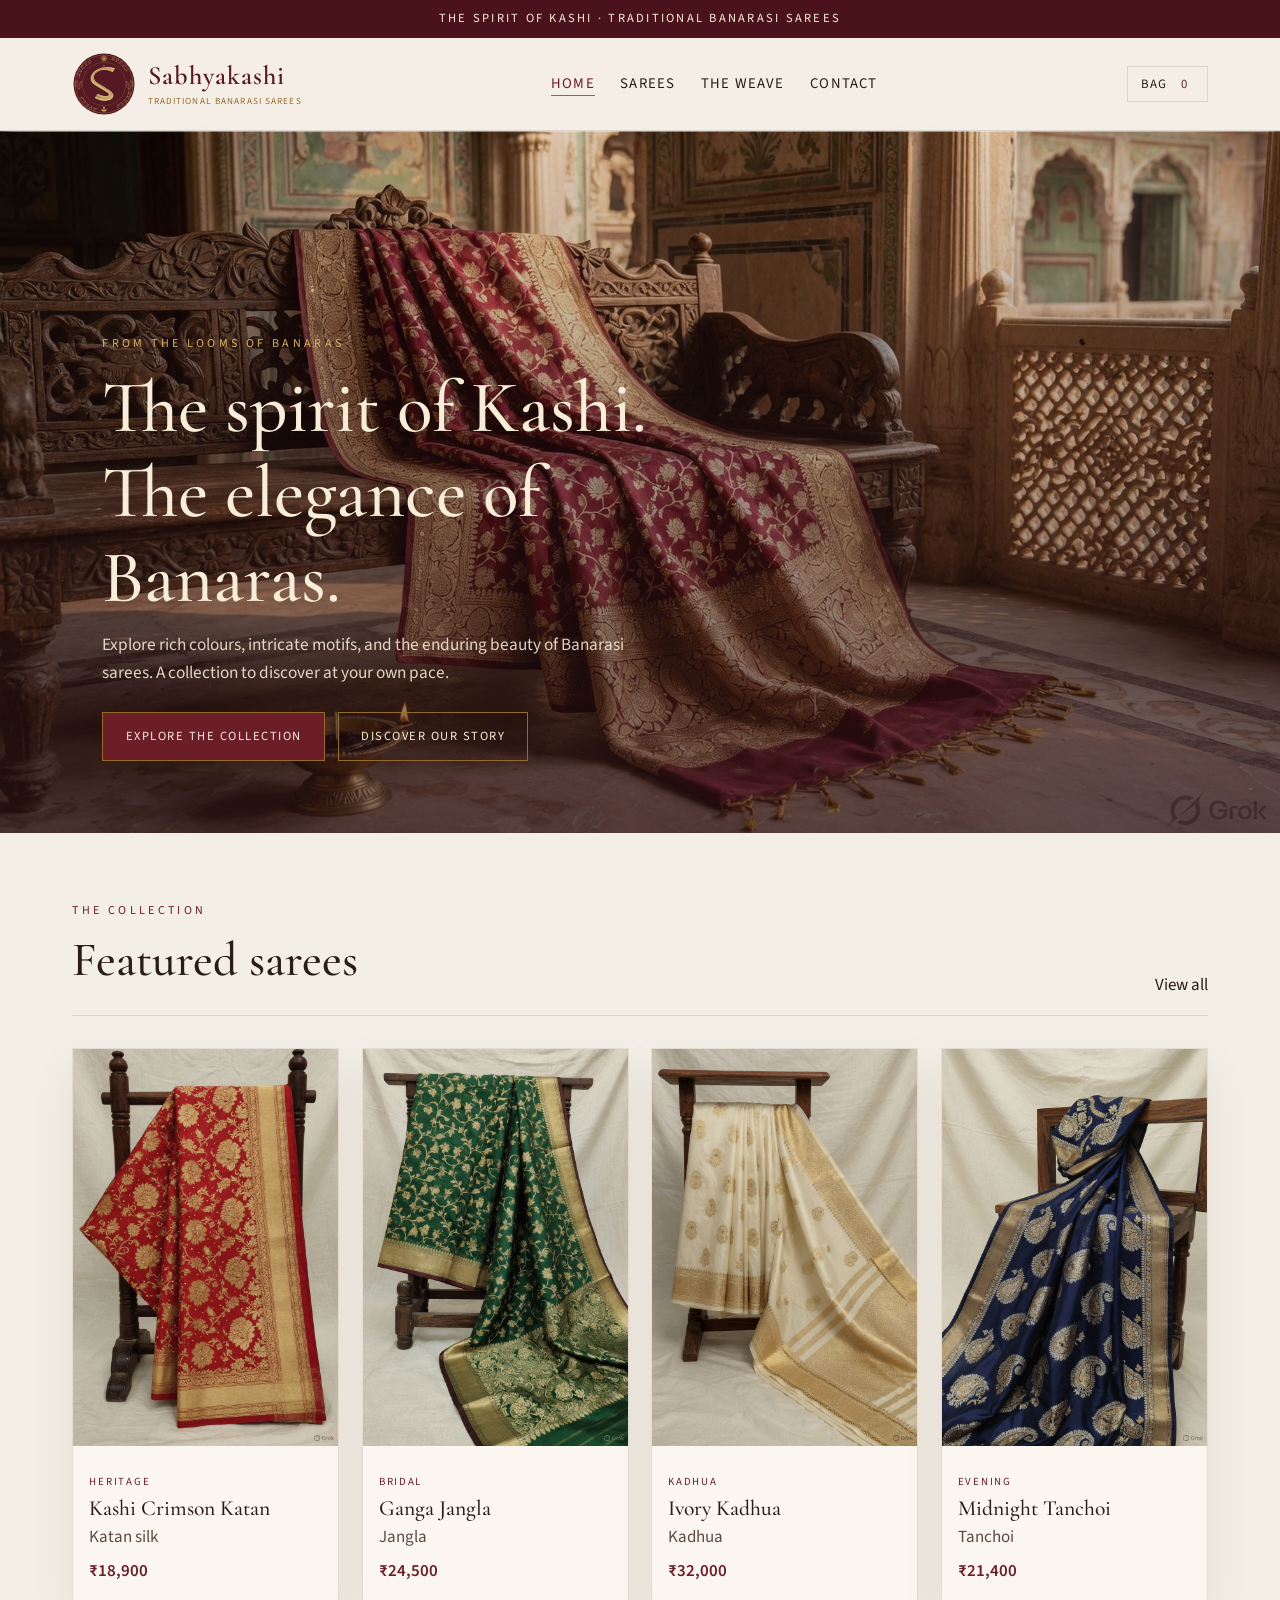
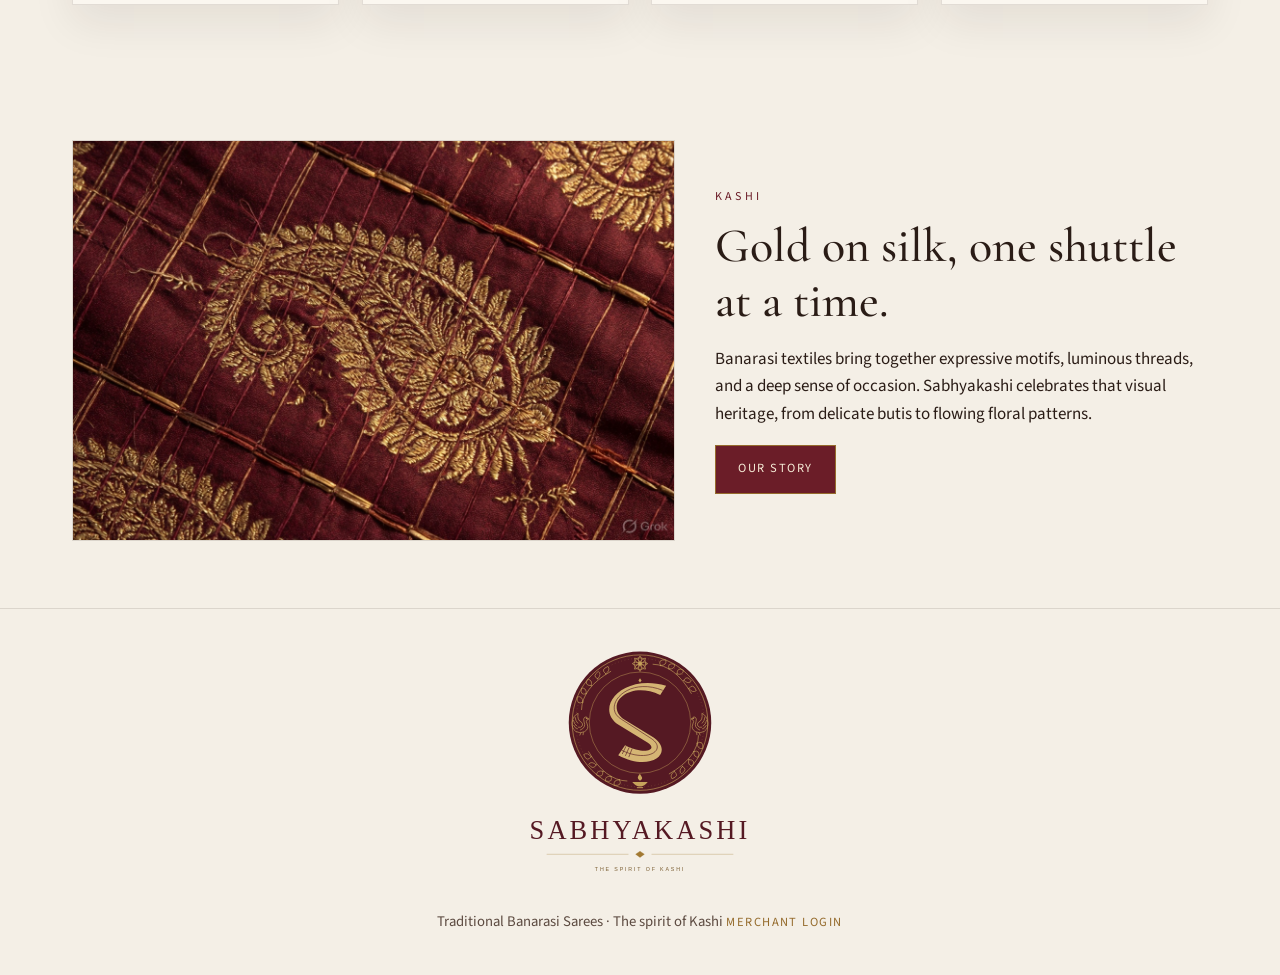
<file: index.html>
<!DOCTYPE html>
<html lang="en-IN">
<head>
  <meta charset="utf-8">
  <meta name="viewport" content="width=device-width, initial-scale=1">
  <title>Sabhyakashi · Traditional Banarasi Sarees</title>
  <meta name="description" content="Discover Sabhyakashi: traditional Banarasi sarees, rich colours and intricate motifs inspired by the spirit of Kashi.">
  <link rel="icon" href="favicon.svg?v=single-diya" type="image/svg+xml">
  <link rel="preconnect" href="https://fonts.googleapis.com">
  <link rel="preconnect" href="https://fonts.gstatic.com" crossorigin>
  <link href="https://fonts.googleapis.com/css2?family=Cormorant+Garamond:wght@500;600&family=Source+Sans+3:wght@400;600&display=swap" rel="stylesheet">
  <link rel="stylesheet" href="styles.css">
</head>
<body>
  <p class="topbar">The spirit of Kashi · Traditional Banarasi Sarees</p>
  <header class="site-header">
    <div class="nav-wrap">
      <a class="wordmark" href="index.html"><img class="brand-emblem" src="images/sabhyakashi-emblem.svg" alt="" width="64" height="64"><span class="brand-copy">Sabhyakashi<span>Traditional Banarasi Sarees</span></span></a>
      <nav class="nav">
        <a class="is-active" href="index.html">Home</a>
        <a href="catalog.html">Sarees</a>
        <a href="about.html">The Weave</a>
        <a href="contact.html">Contact</a>
      </nav>
      <div class="header-actions">
        <button class="menu-btn" type="button">Menu</button>
        <button class="cart-btn" type="button" data-open-cart>Bag <span class="cart-count">0</span></button>
      </div>
    </div>
  </header>

  <section class="hero" style="background-image: url('images/hero.jpg')">
    <div class="hero-copy">
      <p class="eyebrow">From the looms of Banaras</p>
      <h1>The spirit of Kashi.<br>The elegance of Banaras.</h1>
      <p class="lede">Explore rich colours, intricate motifs, and the enduring beauty of Banarasi sarees. A collection to discover at your own pace.</p>
      <a class="btn" href="catalog.html">Explore the collection</a>
      <a class="btn btn-ghost" href="about.html">Discover our story</a>
    </div>
  </section>

  <section class="section">
    <div class="section-head">
      <div>
        <p class="eyebrow">The collection</p>
        <h2>Featured sarees</h2>
      </div>
      <a href="catalog.html">View all</a>
    </div>
    <div class="grid" id="featured-grid"></div>
  </section>

  <section class="section story">
    <img src="images/zari-detail.jpg" alt="Gold zari weave on Banarasi silk">
    <div>
      <p class="eyebrow">Kashi</p>
      <h2>Gold on silk, one shuttle at a time.</h2>
      <p>Banarasi textiles bring together expressive motifs, luminous threads, and a deep sense of occasion. Sabhyakashi celebrates that visual heritage, from delicate butis to flowing floral patterns.</p>
      <a class="btn" href="about.html">Our story</a>
    </div>
  </section>

  <footer class="site-footer">
    <a class="footer-brand" href="index.html"><img src="images/sabhyakashi-logo.svg" alt="Sabhyakashi — The spirit of Kashi" width="900" height="760" loading="lazy"></a>
    Traditional Banarasi Sarees · The spirit of Kashi
    <a class="merchant-link" href="login.html">Merchant login</a>
  </footer>

  <div class="drawer" id="cart-drawer">
    <aside class="drawer-panel">
      <h2>Your bag</h2>
      <div id="cart-items"></div>
      <p>Total <strong id="cart-total">₹0</strong></p>
      <p class="note">Catalogue browsing only. Online checkout is not available.</p>
      <button class="btn" type="button" data-close-cart>Close</button>
    </aside>
  </div>

  <script src="products.js"></script>
  <script src="store.js"></script>
  <script src="script.js"></script>
</body>
</html>
</file>
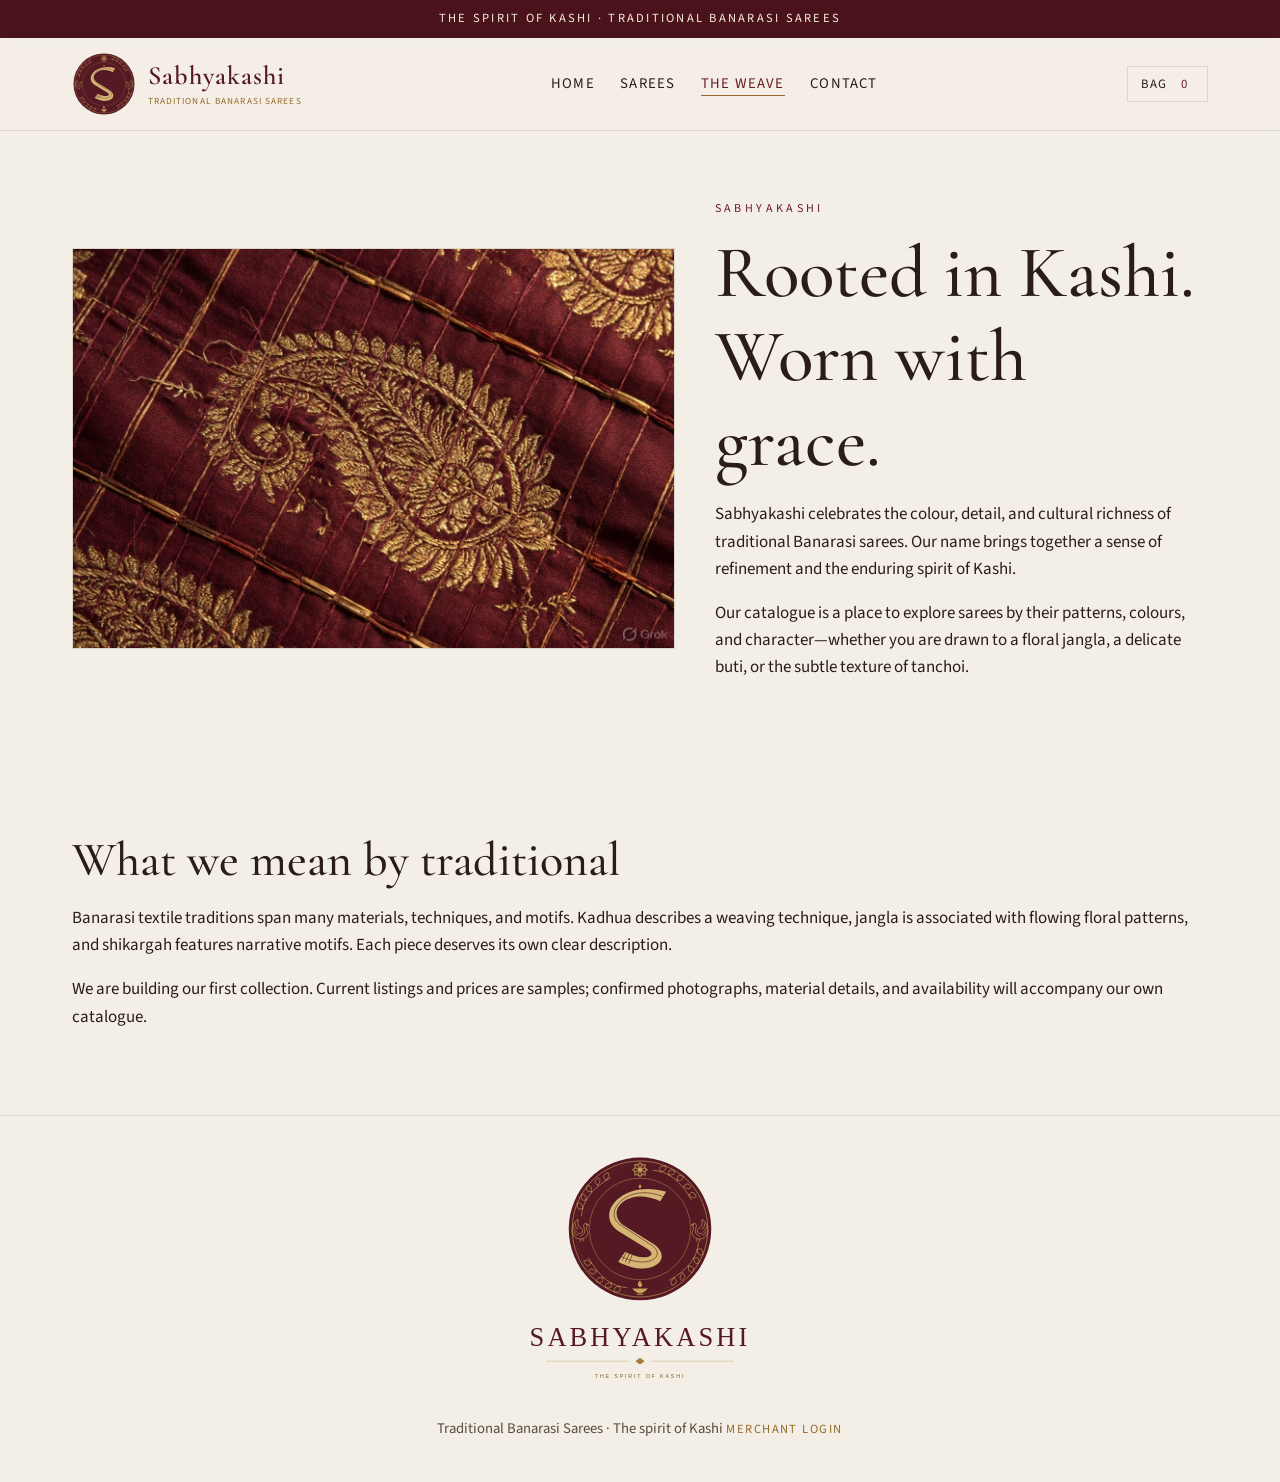
<file: about.html>
<!DOCTYPE html>
<html lang="en-IN">
<head>
  <meta charset="utf-8">
  <meta name="viewport" content="width=device-width, initial-scale=1">
  <title>The Weave · Sabhyakashi</title>
  <link rel="icon" href="favicon.svg?v=single-diya" type="image/svg+xml">
  <link rel="preconnect" href="https://fonts.googleapis.com">
  <link rel="preconnect" href="https://fonts.gstatic.com" crossorigin>
  <link href="https://fonts.googleapis.com/css2?family=Cormorant+Garamond:wght@500;600&family=Source+Sans+3:wght@400;600&display=swap" rel="stylesheet">
  <link rel="stylesheet" href="styles.css">
</head>
<body>
  <p class="topbar">The spirit of Kashi · Traditional Banarasi Sarees</p>
  <header class="site-header">
    <div class="nav-wrap">
      <a class="wordmark" href="index.html"><img class="brand-emblem" src="images/sabhyakashi-emblem.svg" alt="" width="64" height="64"><span class="brand-copy">Sabhyakashi<span>Traditional Banarasi Sarees</span></span></a>
      <nav class="nav">
        <a href="index.html">Home</a>
        <a href="catalog.html">Sarees</a>
        <a class="is-active" href="about.html">The Weave</a>
        <a href="contact.html">Contact</a>
      </nav>
      <div class="header-actions">
        <button class="menu-btn" type="button">Menu</button>
        <button class="cart-btn" type="button" data-open-cart>Bag <span class="cart-count">0</span></button>
      </div>
    </div>
  </header>

  <section class="section story">
    <img src="images/zari-detail.jpg" alt="Handloom gold zari on silk">
    <div>
      <p class="eyebrow">Sabhyakashi</p>
      <h1>Rooted in Kashi. Worn with grace.</h1>
      <p>Sabhyakashi celebrates the colour, detail, and cultural richness of traditional Banarasi sarees. Our name brings together a sense of refinement and the enduring spirit of Kashi.</p>
      <p>Our catalogue is a place to explore sarees by their patterns, colours, and character—whether you are drawn to a floral jangla, a delicate buti, or the subtle texture of tanchoi.</p>
    </div>
  </section>

  <section class="section">
    <h2>What we mean by traditional</h2>
    <p>Banarasi textile traditions span many materials, techniques, and motifs. Kadhua describes a weaving technique, jangla is associated with flowing floral patterns, and shikargah features narrative motifs. Each piece deserves its own clear description.</p>
    <p>We are building our first collection. Current listings and prices are samples; confirmed photographs, material details, and availability will accompany our own catalogue.</p>
  </section>

  <footer class="site-footer">
    <a class="footer-brand" href="index.html"><img src="images/sabhyakashi-logo.svg" alt="Sabhyakashi — The spirit of Kashi" width="900" height="760" loading="lazy"></a>
    Traditional Banarasi Sarees · The spirit of Kashi
    <a class="merchant-link" href="login.html">Merchant login</a>
  </footer>

  <div class="drawer" id="cart-drawer">
    <aside class="drawer-panel">
      <h2>Your bag</h2>
      <div id="cart-items"></div>
      <p>Total <strong id="cart-total">₹0</strong></p>
      <p class="note">Catalogue browsing only. Online checkout is not available.</p>
      <button class="btn" type="button" data-close-cart>Close</button>
    </aside>
  </div>

  <script src="products.js"></script>
  <script src="store.js"></script>
  <script src="script.js"></script>
</body>
</html>
</file>
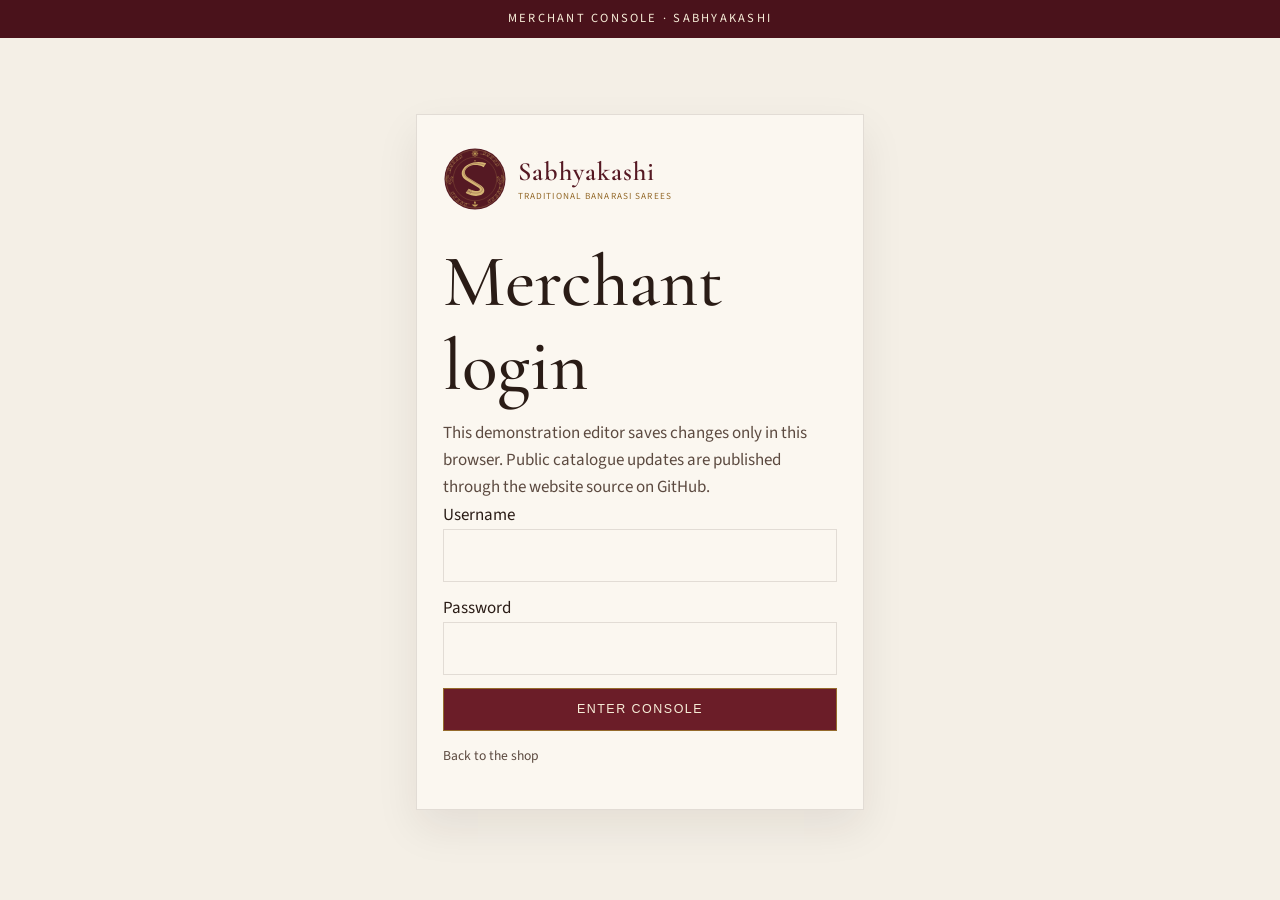
<file: admin.html>
<!DOCTYPE html>
<html lang="en-IN">
<head>
  <meta charset="utf-8">
  <meta name="viewport" content="width=device-width, initial-scale=1">
  <title>Admin console · Sabhyakashi</title>
  <link rel="icon" href="favicon.svg?v=single-diya" type="image/svg+xml">
  <link rel="preconnect" href="https://fonts.googleapis.com">
  <link rel="preconnect" href="https://fonts.gstatic.com" crossorigin>
  <link href="https://fonts.googleapis.com/css2?family=Cormorant+Garamond:wght@500;600&family=Source+Sans+3:wght@400;600&display=swap" rel="stylesheet">
  <link rel="stylesheet" href="styles.css">
</head>
<body>
  <p class="topbar">Merchant console · signed in as <span id="admin-user">merchant</span></p>
  <header class="site-header">
    <div class="nav-wrap">
      <a class="wordmark" href="index.html"><img class="brand-emblem" src="images/sabhyakashi-emblem.svg" alt="" width="64" height="64"><span class="brand-copy">Sabhyakashi<span>Admin console</span></span></a>
      <nav class="nav">
        <a href="admin.html" class="is-active">Console</a>
        <a href="catalog.html">View shop</a>
      </nav>
      <div class="header-actions">
        <button class="cart-btn" type="button" id="logout-btn">Log out</button>
      </div>
    </div>
  </header>

  <section class="section">
    <p class="eyebrow">House ledger</p>
    <h1>Admin console</h1>
    <div class="stats">
      <article><p class="muted">Live sarees</p><strong id="stat-live">0</strong></article>
      <article><p class="muted">Hidden / sold out</p><strong id="stat-hidden">0</strong></article>
      <article><p class="muted">Enquiries</p><strong id="stat-enquiries">0</strong></article>
      <article><p class="muted">WhatsApp</p><strong id="stat-whatsapp">—</strong></article>
    </div>
  </section>

  <section class="section admin-grid">
    <div>
      <h2 id="form-title">Add saree</h2>
      <form class="form" id="product-form">
        <input type="hidden" id="p-id">
        <label>Name <input id="p-name" required></label>
        <label>Weave <input id="p-weave" placeholder="Katan silk" required></label>
        <label>Colour <input id="p-color" required></label>
        <label>Price (INR) <input id="p-price" type="number" min="1" required></label>
        <label>Stock <input id="p-stock" type="number" min="0" required></label>
        <label>Badge <input id="p-badge" placeholder="Heritage"></label>
        <label>Photo <select id="p-image"></select></label>
        <label>Short line <input id="p-blurb"></label>
        <label>Details <textarea id="p-details" rows="4"></textarea></label>
        <div class="qty-row">
          <button class="btn" type="submit">Save saree</button>
          <button class="btn btn-ghost" type="button" id="reset-form">New</button>
        </div>
      </form>
    </div>
    <div>
      <h2>Shop settings</h2>
      <form class="form" id="settings-form">
        <label>WhatsApp number <input id="set-whatsapp" required></label>
        <label>Login username <input id="set-username" required></label>
        <label>New password <input id="set-password" type="password" placeholder="Leave blank to keep"></label>
        <button class="btn" type="submit">Save settings</button>
        <p id="settings-status" class="muted"></p>
      </form>
      <p class="note">Browser preview only. Saved changes stay on this device; public catalogue updates are published from the GitHub source.</p>
    </div>
  </section>

  <section class="section">
    <div class="section-head">
      <h2>Catalogue</h2>
      <button class="btn btn-ghost" type="button" id="reset-catalog">Restore original eight</button>
    </div>
    <div class="table-wrap">
      <table class="admin-table">
        <thead>
          <tr>
            <th></th>
            <th>Saree</th>
            <th>Price</th>
            <th>Stock</th>
            <th>Status</th>
            <th></th>
          </tr>
        </thead>
        <tbody id="product-rows"></tbody>
      </table>
    </div>
  </section>

  <section class="section">
    <h2>Enquiries</h2>
    <div id="enquiry-list"></div>
  </section>

  <footer class="site-footer">
    <a class="footer-brand" href="index.html"><img src="images/sabhyakashi-logo.svg" alt="Sabhyakashi — The spirit of Kashi" width="900" height="760" loading="lazy"></a>
    Merchant console · Varanasi
  </footer>

  <script src="products.js"></script>
  <script src="store.js"></script>
  <script src="admin.js"></script>
</body>
</html>
</file>
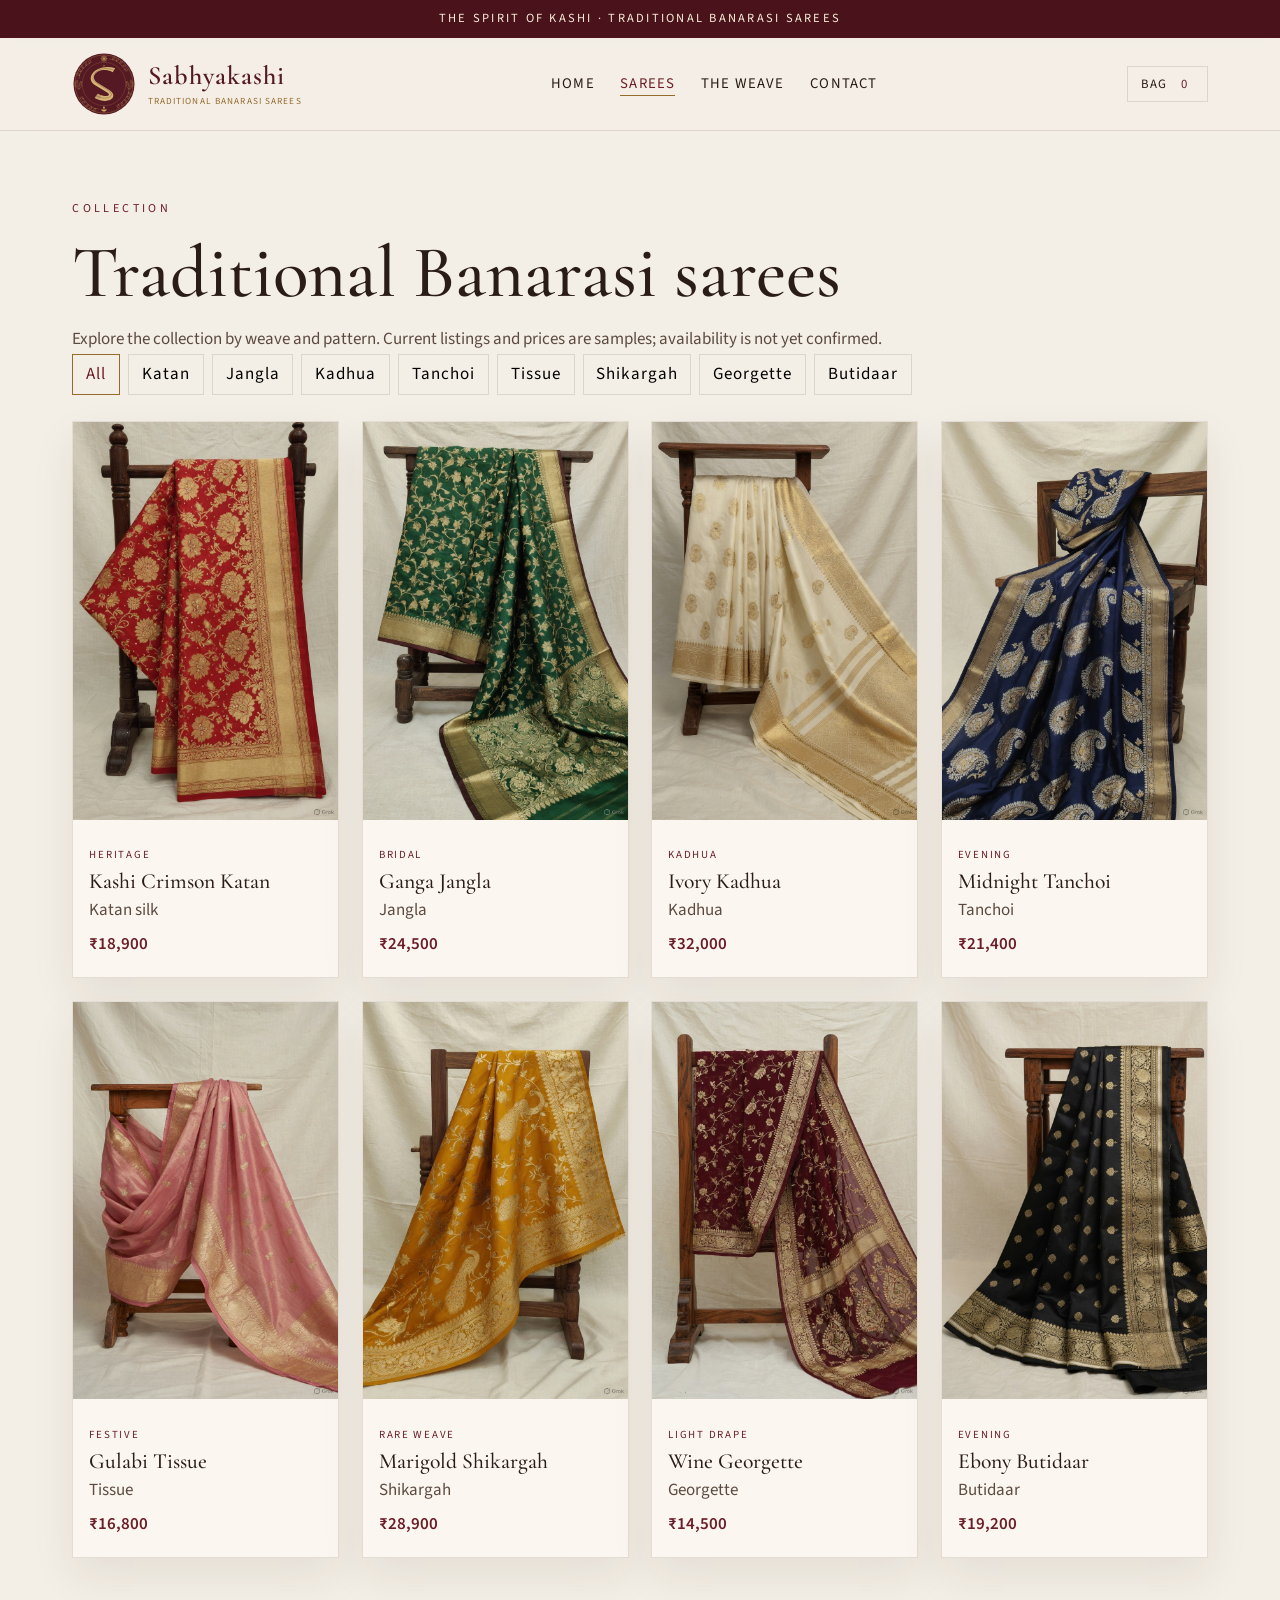
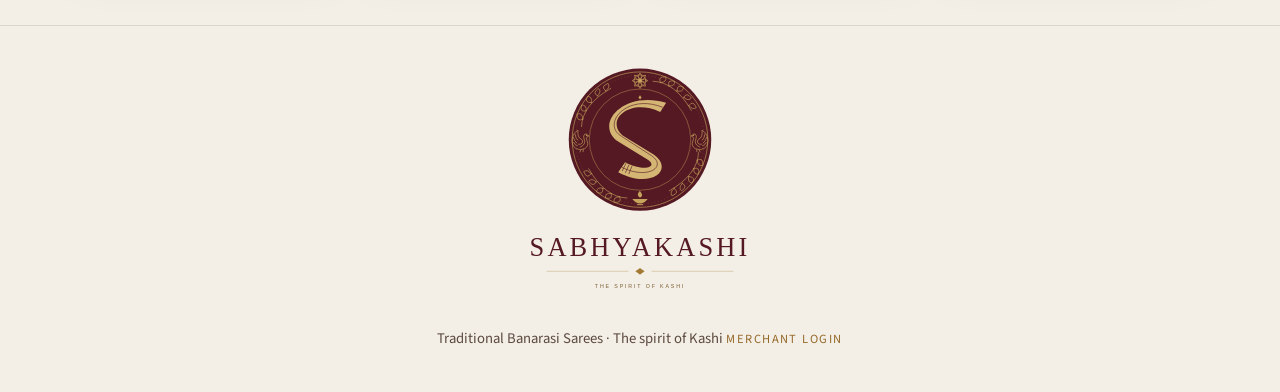
<file: catalog.html>
<!DOCTYPE html>
<html lang="en-IN">
<head>
  <meta charset="utf-8">
  <meta name="viewport" content="width=device-width, initial-scale=1">
  <title>Sarees · Sabhyakashi</title>
  <link rel="icon" href="favicon.svg?v=single-diya" type="image/svg+xml">
  <link rel="preconnect" href="https://fonts.googleapis.com">
  <link rel="preconnect" href="https://fonts.gstatic.com" crossorigin>
  <link href="https://fonts.googleapis.com/css2?family=Cormorant+Garamond:wght@500;600&family=Source+Sans+3:wght@400;600&display=swap" rel="stylesheet">
  <link rel="stylesheet" href="styles.css">
</head>
<body>
  <p class="topbar">The spirit of Kashi · Traditional Banarasi Sarees</p>
  <header class="site-header">
    <div class="nav-wrap">
      <a class="wordmark" href="index.html"><img class="brand-emblem" src="images/sabhyakashi-emblem.svg" alt="" width="64" height="64"><span class="brand-copy">Sabhyakashi<span>Traditional Banarasi Sarees</span></span></a>
      <nav class="nav">
        <a href="index.html">Home</a>
        <a class="is-active" href="catalog.html">Sarees</a>
        <a href="about.html">The Weave</a>
        <a href="contact.html">Contact</a>
      </nav>
      <div class="header-actions">
        <button class="menu-btn" type="button">Menu</button>
        <button class="cart-btn" type="button" data-open-cart>Bag <span class="cart-count">0</span></button>
      </div>
    </div>
  </header>

  <section class="section">
    <p class="eyebrow">Collection</p>
    <h1>Traditional Banarasi sarees</h1>
    <p class="muted">Explore the collection by weave and pattern. Current listings and prices are samples; availability is not yet confirmed.</p>
    <div class="filters">
      <button type="button" class="is-on" data-weave="all">All</button>
      <button type="button" data-weave="Katan silk">Katan</button>
      <button type="button" data-weave="Jangla">Jangla</button>
      <button type="button" data-weave="Kadhua">Kadhua</button>
      <button type="button" data-weave="Tanchoi">Tanchoi</button>
      <button type="button" data-weave="Tissue">Tissue</button>
      <button type="button" data-weave="Shikargah">Shikargah</button>
      <button type="button" data-weave="Georgette">Georgette</button>
      <button type="button" data-weave="Butidaar">Butidaar</button>
    </div>
    <div class="grid" id="catalog-grid"></div>
  </section>

  <footer class="site-footer">
    <a class="footer-brand" href="index.html"><img src="images/sabhyakashi-logo.svg" alt="Sabhyakashi — The spirit of Kashi" width="900" height="760" loading="lazy"></a>
    Traditional Banarasi Sarees · The spirit of Kashi
    <a class="merchant-link" href="login.html">Merchant login</a>
  </footer>

  <div class="drawer" id="cart-drawer">
    <aside class="drawer-panel">
      <h2>Your bag</h2>
      <div id="cart-items"></div>
      <p>Total <strong id="cart-total">₹0</strong></p>
      <p class="note">Catalogue browsing only. Online checkout is not available.</p>
      <button class="btn" type="button" data-close-cart>Close</button>
    </aside>
  </div>

  <script src="products.js"></script>
  <script src="store.js"></script>
  <script src="script.js"></script>
</body>
</html>
</file>
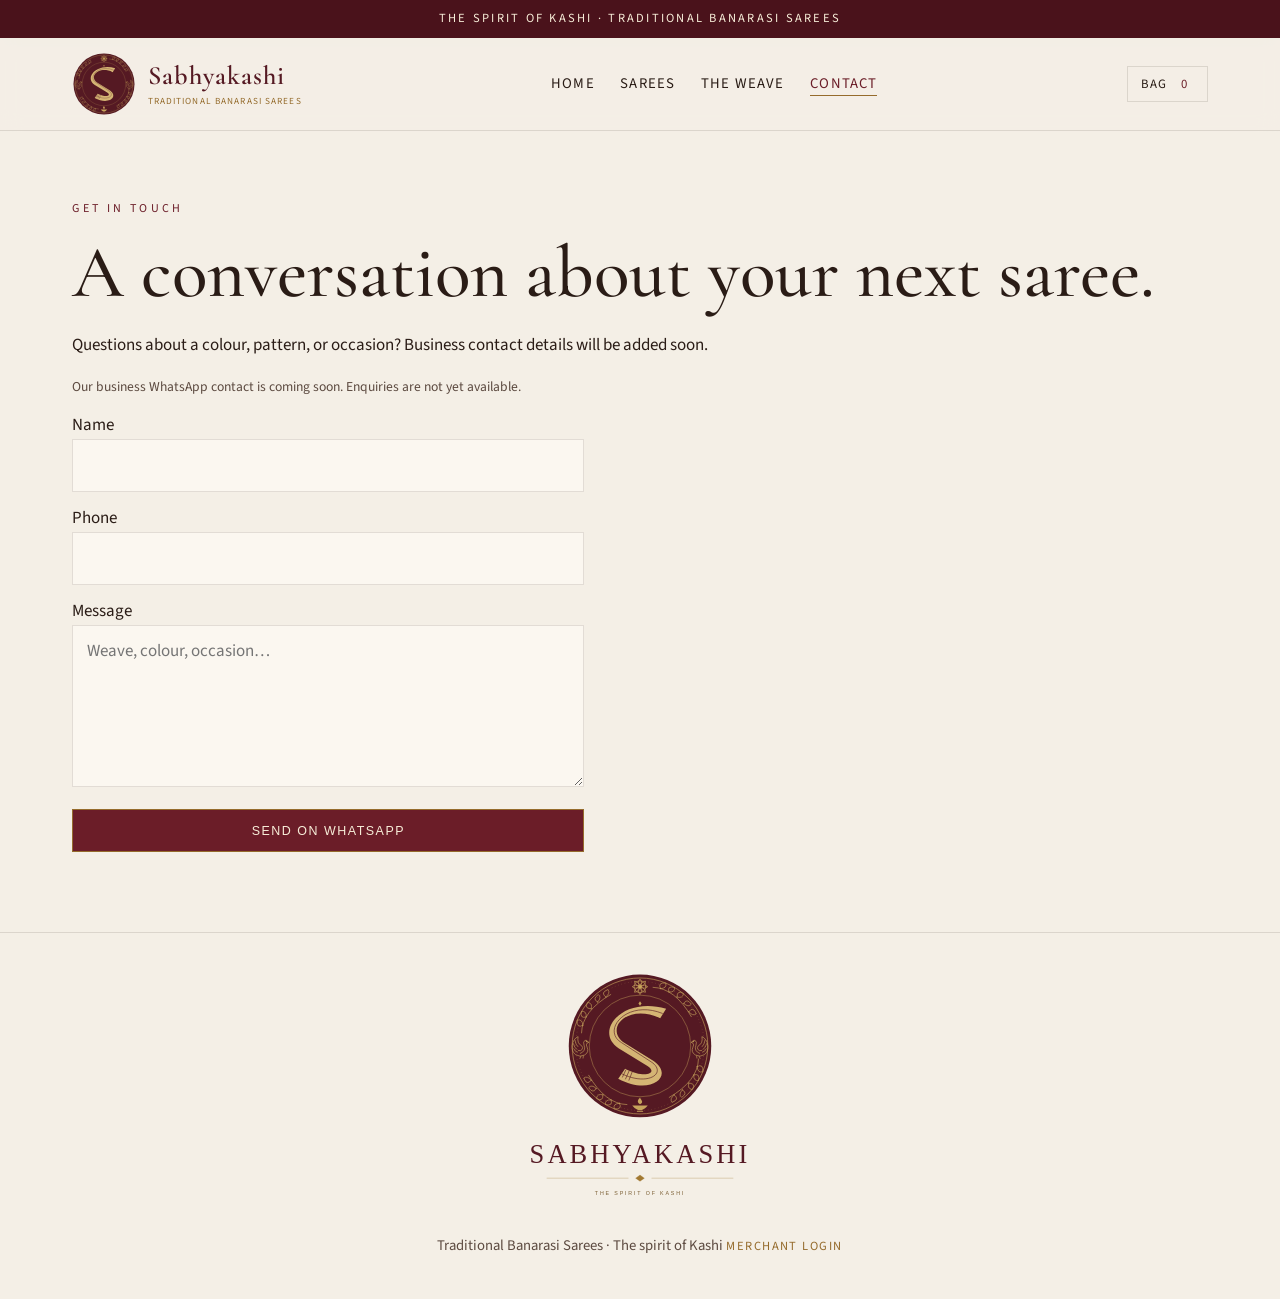
<file: contact.html>
<!DOCTYPE html>
<html lang="en-IN">
<head>
  <meta charset="utf-8">
  <meta name="viewport" content="width=device-width, initial-scale=1">
  <title>Contact · Sabhyakashi</title>
  <link rel="icon" href="favicon.svg?v=single-diya" type="image/svg+xml">
  <link rel="preconnect" href="https://fonts.googleapis.com">
  <link rel="preconnect" href="https://fonts.gstatic.com" crossorigin>
  <link href="https://fonts.googleapis.com/css2?family=Cormorant+Garamond:wght@500;600&family=Source+Sans+3:wght@400;600&display=swap" rel="stylesheet">
  <link rel="stylesheet" href="styles.css">
</head>
<body>
  <p class="topbar">The spirit of Kashi · Traditional Banarasi Sarees</p>
  <header class="site-header">
    <div class="nav-wrap">
      <a class="wordmark" href="index.html"><img class="brand-emblem" src="images/sabhyakashi-emblem.svg" alt="" width="64" height="64"><span class="brand-copy">Sabhyakashi<span>Traditional Banarasi Sarees</span></span></a>
      <nav class="nav">
        <a href="index.html">Home</a>
        <a href="catalog.html">Sarees</a>
        <a href="about.html">The Weave</a>
        <a class="is-active" href="contact.html">Contact</a>
      </nav>
      <div class="header-actions">
        <button class="menu-btn" type="button">Menu</button>
        <button class="cart-btn" type="button" data-open-cart>Bag <span class="cart-count">0</span></button>
      </div>
    </div>
  </header>

  <section class="section">
    <p class="eyebrow">Get in touch</p>
    <h1>A conversation about your next saree.</h1>
    <p>Questions about a colour, pattern, or occasion? Business contact details will be added soon.</p>
    <p class="note">Our business WhatsApp contact is coming soon. Enquiries are not yet available.</p>
    <form class="form" id="contact-form">
      <label>Name <input name="name" required></label>
      <label>Phone <input name="phone" type="tel" required></label>
      <label>Message <textarea name="message" rows="5" required placeholder="Weave, colour, occasion…"></textarea></label>
      <button class="btn" type="submit">Send on WhatsApp</button>
      <p id="form-status" class="muted"></p>
    </form>
  </section>

  <footer class="site-footer">
    <a class="footer-brand" href="index.html"><img src="images/sabhyakashi-logo.svg" alt="Sabhyakashi — The spirit of Kashi" width="900" height="760" loading="lazy"></a>
    Traditional Banarasi Sarees · The spirit of Kashi
    <a class="merchant-link" href="login.html">Merchant login</a>
  </footer>

  <div class="drawer" id="cart-drawer">
    <aside class="drawer-panel">
      <h2>Your bag</h2>
      <div id="cart-items"></div>
      <p>Total <strong id="cart-total">₹0</strong></p>
      <p class="note">Catalogue browsing only. Online checkout is not available.</p>
      <button class="btn" type="button" data-close-cart>Close</button>
    </aside>
  </div>

  <script src="products.js"></script>
  <script src="store.js"></script>
  <script src="script.js"></script>
</body>
</html>
</file>
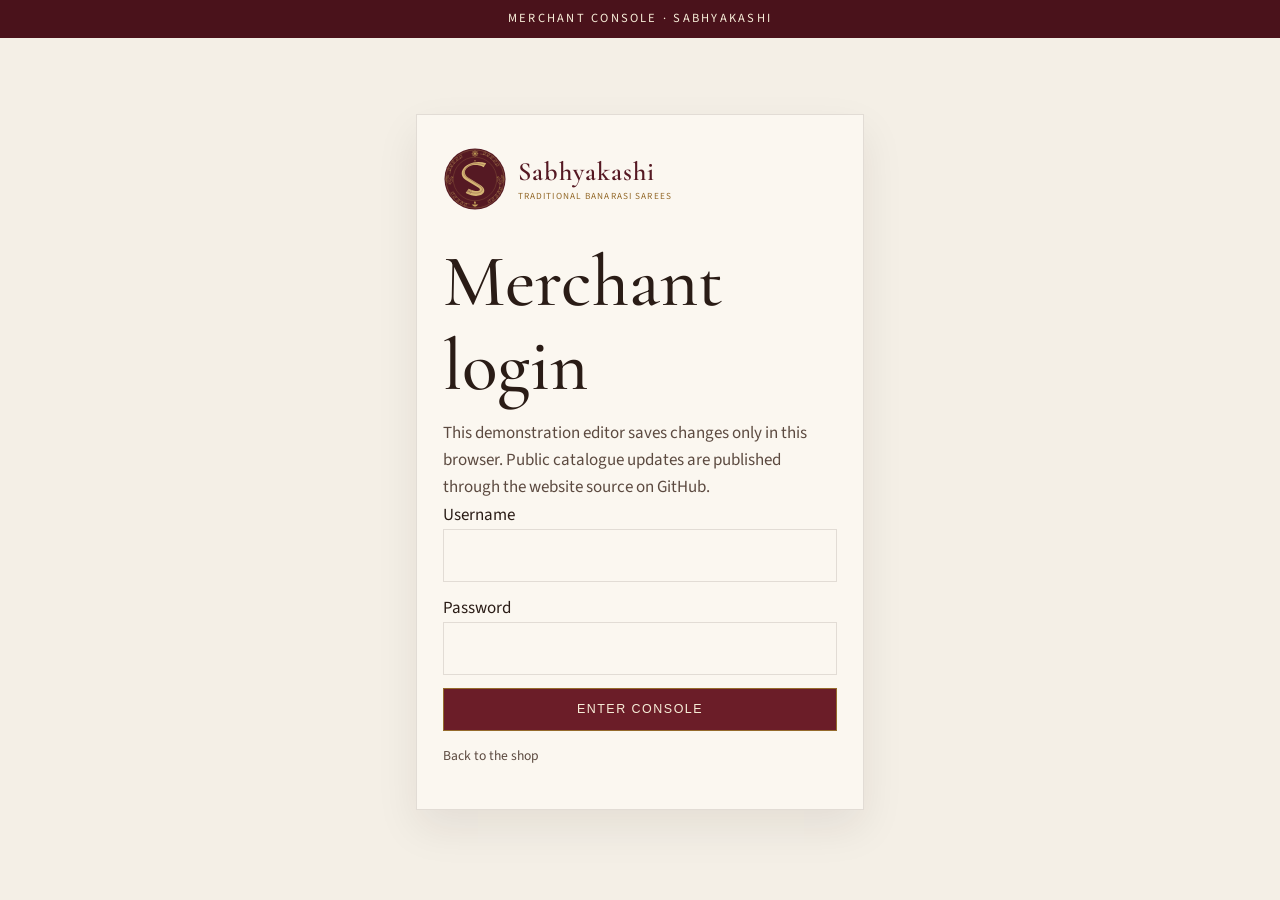
<file: login.html>
<!DOCTYPE html>
<html lang="en-IN">
<head>
  <meta charset="utf-8">
  <meta name="viewport" content="width=device-width, initial-scale=1">
  <title>Merchant login · Sabhyakashi</title>
  <link rel="icon" href="favicon.svg?v=single-diya" type="image/svg+xml">
  <link rel="preconnect" href="https://fonts.googleapis.com">
  <link rel="preconnect" href="https://fonts.gstatic.com" crossorigin>
  <link href="https://fonts.googleapis.com/css2?family=Cormorant+Garamond:wght@500;600&family=Source+Sans+3:wght@400;600&display=swap" rel="stylesheet">
  <link rel="stylesheet" href="styles.css">
</head>
<body class="login-body">
  <p class="topbar">Merchant console · Sabhyakashi</p>
  <main class="login-card">
    <a class="wordmark" href="index.html"><img class="brand-emblem" src="images/sabhyakashi-emblem.svg" alt="" width="64" height="64"><span class="brand-copy">Sabhyakashi<span>Traditional Banarasi Sarees</span></span></a>
    <h1>Merchant login</h1>
    <p class="muted">This demonstration editor saves changes only in this browser. Public catalogue updates are published through the website source on GitHub.</p>
    <form class="form" id="login-form">
      <label>Username <input name="username" autocomplete="username" required></label>
      <label>Password <input name="password" type="password" autocomplete="current-password" required></label>
      <button class="btn" type="submit">Enter console</button>
      <p id="login-error" class="form-error" hidden>Username or password is incorrect.</p>
    </form>
    <p class="note"><a href="index.html">Back to the shop</a></p>
  </main>
  <script src="products.js"></script>
  <script src="store.js"></script>
  <script>
    const store = window.SABHYA_STORE;
    if (store.isAuthed()) location.replace("admin.html");
    document.getElementById("login-form").addEventListener("submit", (e) => {
      e.preventDefault();
      const user = e.target.username.value.trim();
      const pass = e.target.password.value;
      const error = document.getElementById("login-error");
      if (store.login(user, pass)) {
        location.href = "admin.html";
        return;
      }
      error.hidden = false;
    });
  </script>
</body>
</html>
</file>
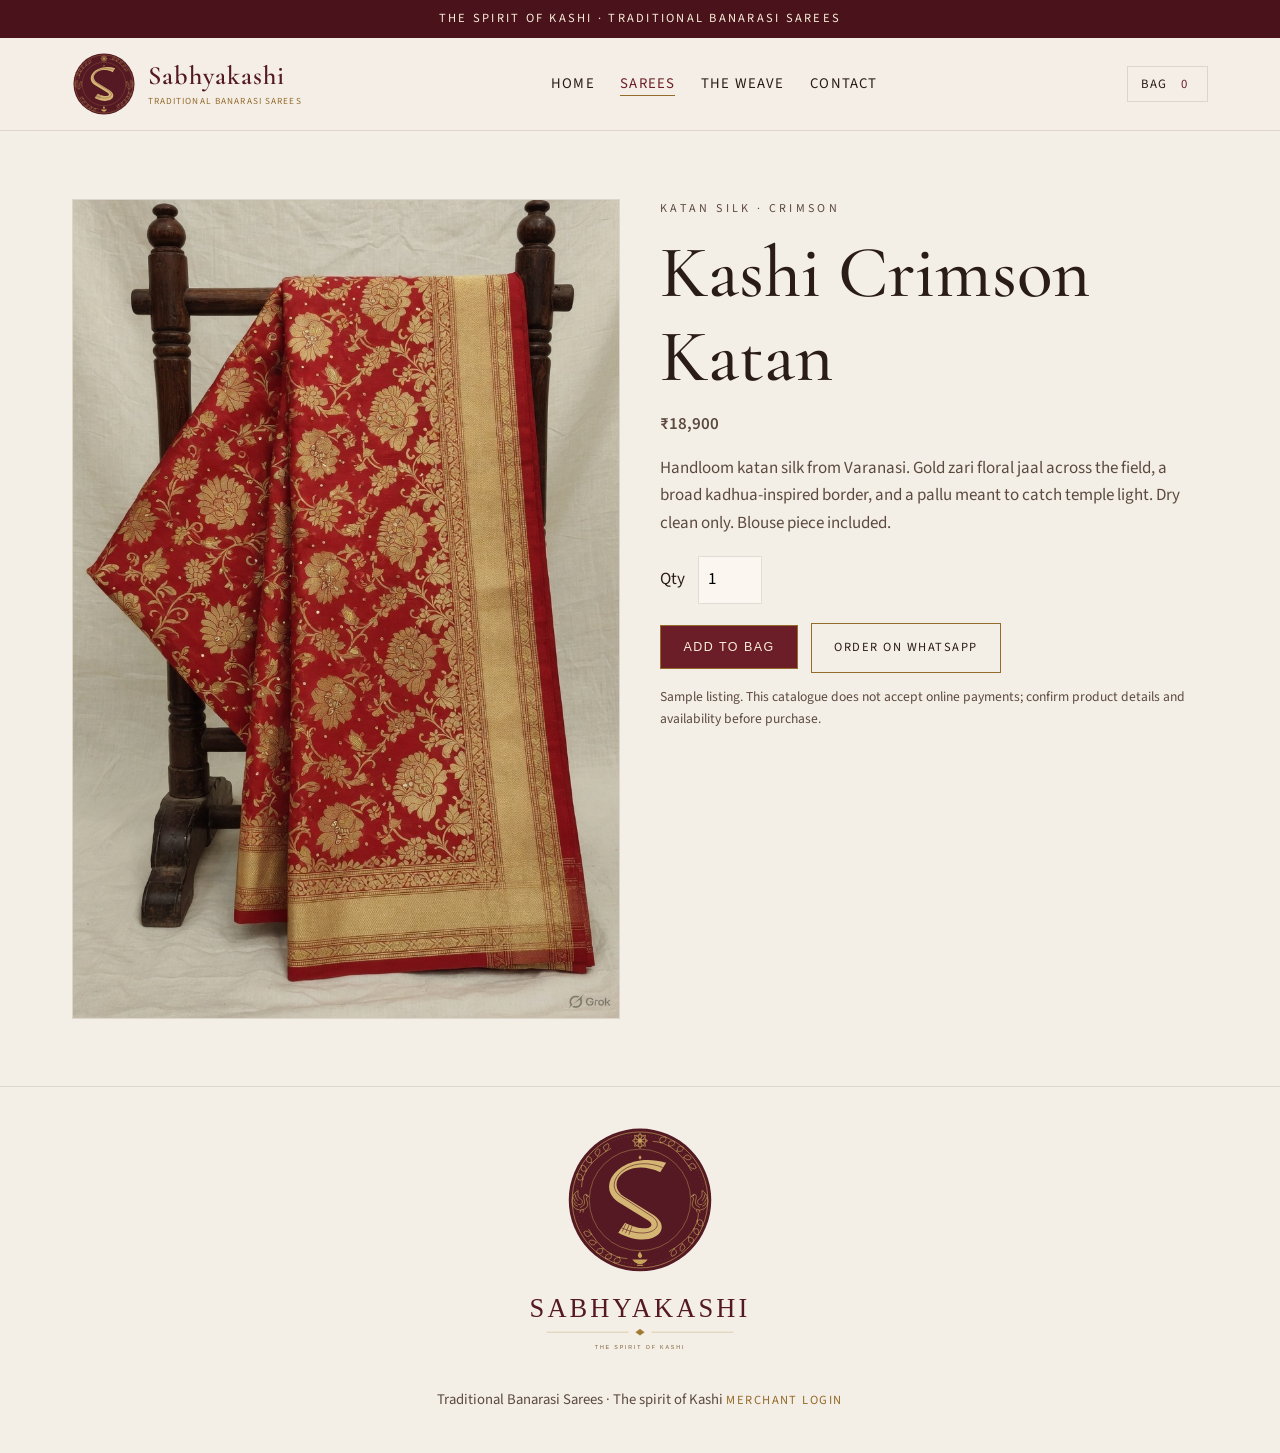
<file: product.html>
<!DOCTYPE html>
<html lang="en-IN">
<head>
  <meta charset="utf-8">
  <meta name="viewport" content="width=device-width, initial-scale=1">
  <title>Saree · Sabhyakashi</title>
  <link rel="icon" href="favicon.svg?v=single-diya" type="image/svg+xml">
  <link rel="preconnect" href="https://fonts.googleapis.com">
  <link rel="preconnect" href="https://fonts.gstatic.com" crossorigin>
  <link href="https://fonts.googleapis.com/css2?family=Cormorant+Garamond:wght@500;600&family=Source+Sans+3:wght@400;600&display=swap" rel="stylesheet">
  <link rel="stylesheet" href="styles.css">
</head>
<body>
  <p class="topbar">The spirit of Kashi · Traditional Banarasi Sarees</p>
  <header class="site-header">
    <div class="nav-wrap">
      <a class="wordmark" href="index.html"><img class="brand-emblem" src="images/sabhyakashi-emblem.svg" alt="" width="64" height="64"><span class="brand-copy">Sabhyakashi<span>Traditional Banarasi Sarees</span></span></a>
      <nav class="nav">
        <a href="index.html">Home</a>
        <a class="is-active" href="catalog.html">Sarees</a>
        <a href="about.html">The Weave</a>
        <a href="contact.html">Contact</a>
      </nav>
      <div class="header-actions">
        <button class="menu-btn" type="button">Menu</button>
        <button class="cart-btn" type="button" data-open-cart>Bag <span class="cart-count">0</span></button>
      </div>
    </div>
  </header>

  <section class="section product" id="product-view"></section>

  <footer class="site-footer">
    <a class="footer-brand" href="index.html"><img src="images/sabhyakashi-logo.svg" alt="Sabhyakashi — The spirit of Kashi" width="900" height="760" loading="lazy"></a>
    Traditional Banarasi Sarees · The spirit of Kashi
    <a class="merchant-link" href="login.html">Merchant login</a>
  </footer>

  <div class="drawer" id="cart-drawer">
    <aside class="drawer-panel">
      <h2>Your bag</h2>
      <div id="cart-items"></div>
      <p>Total <strong id="cart-total">₹0</strong></p>
      <p class="note">Catalogue browsing only. Online checkout is not available.</p>
      <button class="btn" type="button" data-close-cart>Close</button>
    </aside>
  </div>

  <script src="products.js"></script>
  <script src="store.js"></script>
  <script src="script.js"></script>
</body>
</html>
</file>
<file: styles.css>
:root {
  --paper: #f4efe6;
  --paper-deep: #ebe3d4;
  --ink: #2a1c16;
  --ink-soft: #5c4a40;
  --wine: #6b1d28;
  --wine-deep: #4a121b;
  --gold: #956b2c;
  --gold-soft: #d4b06a;
  --line: rgba(42, 28, 22, 0.12);
  --shadow: 0 18px 40px rgba(42, 28, 22, 0.08);
  --serif: "Cormorant Garamond", "Times New Roman", serif;
  --sans: "Source Sans 3", "Segoe UI", sans-serif;
}

*,
*::before,
*::after { box-sizing: border-box; }

html { scroll-behavior: smooth; }

body {
  margin: 0;
  background: var(--paper);
  color: var(--ink);
  font-family: var(--sans);
  font-size: 17px;
  line-height: 1.6;
}

img { max-width: 100%; display: block; }

a { color: inherit; text-decoration: none; }

.topbar {
  margin: 0;
  background: var(--wine-deep);
  color: #f7edd8;
  text-align: center;
  font-size: 0.78rem;
  letter-spacing: 0.18em;
  text-transform: uppercase;
  padding: 0.55rem 1rem;
}

.site-header {
  position: sticky;
  top: 0;
  z-index: 20;
  background: rgba(244, 239, 230, 0.94);
  backdrop-filter: blur(10px);
  border-bottom: 1px solid var(--line);
}

.nav-wrap {
  max-width: 1180px;
  margin: 0 auto;
  padding: 0.9rem 1.4rem;
  display: grid;
  grid-template-columns: auto 1fr auto;
  gap: 1rem;
  align-items: center;
}

.wordmark {
  font-family: var(--serif);
  font-size: 1.65rem;
  font-weight: 600;
  letter-spacing: 0.04em;
  line-height: 1.1;
}

.wordmark span {
  display: block;
  font-family: var(--sans);
  font-size: 0.62rem;
  letter-spacing: 0.22em;
  text-transform: uppercase;
  color: var(--gold);
  margin-top: 0.15rem;
}

.nav {
  display: flex;
  justify-content: center;
  gap: 1.6rem;
  font-size: 0.92rem;
  letter-spacing: 0.08em;
  text-transform: uppercase;
}

.nav a:hover { color: var(--wine); }

.nav a.is-active {
  color: var(--wine);
  border-bottom: 1px solid var(--gold);
}

.header-actions {
  display: flex;
  align-items: center;
  gap: 0.6rem;
}

.menu-btn,
.cart-btn {
  border: 1px solid var(--line);
  background: transparent;
  color: var(--ink);
  font: inherit;
  cursor: pointer;
  padding: 0.45rem 0.8rem;
}

.cart-btn { letter-spacing: 0.08em; text-transform: uppercase; font-size: 0.8rem; }

.menu-btn { display: none; }

.cart-count {
  display: inline-block;
  min-width: 1.2rem;
  margin-left: 0.25rem;
  color: var(--wine);
}

.hero {
  position: relative;
  min-height: 78vh;
  display: grid;
  place-items: end start;
  background: #2a1c16 center/cover no-repeat;
  color: #f7edd8;
}

.hero::after {
  content: "";
  position: absolute;
  inset: 0;
  background: linear-gradient(180deg, rgba(42, 18, 20, 0.15), rgba(42, 18, 20, 0.62));
}

.hero-copy {
  position: relative;
  z-index: 1;
  padding: 4rem 8vw 4.5rem;
  max-width: 36rem;
}

.eyebrow {
  font-size: 0.75rem;
  letter-spacing: 0.28em;
  text-transform: uppercase;
  color: var(--wine);
  margin: 0 0 0.8rem;
}

h1, h2, h3 {
  font-family: var(--serif);
  font-weight: 500;
  line-height: 1.15;
  margin: 0 0 0.7rem;
}

h1 { font-size: clamp(2.6rem, 6vw, 4.6rem); }

h2 { font-size: clamp(2rem, 4vw, 3rem); }

.lede {
  margin: 0 0 1.6rem;
  color: rgba(247, 237, 216, 0.88);
  font-size: 1.08rem;
}

.btn {
  display: inline-block;
  padding: 0.85rem 1.4rem;
  border: 1px solid var(--gold);
  background: var(--wine);
  color: #f7edd8;
  letter-spacing: 0.12em;
  text-transform: uppercase;
  font-size: 0.78rem;
}

.btn:hover { background: var(--wine-deep); }

.btn-ghost {
  background: transparent;
  color: inherit;
  margin-left: 0.6rem;
}

.section {
  max-width: 1180px;
  margin: 0 auto;
  padding: 4.2rem 1.4rem;
}

.section-head {
  display: flex;
  justify-content: space-between;
  align-items: end;
  gap: 1rem;
  margin-bottom: 2rem;
  border-bottom: 1px solid var(--line);
  padding-bottom: 1rem;
}

.muted { color: var(--ink-soft); margin: 0; }

.grid {
  display: grid;
  grid-template-columns: repeat(4, 1fr);
  gap: 1.4rem;
}

.card {
  background: #fbf7f0;
  border: 1px solid var(--line);
  box-shadow: var(--shadow);
}

.card img {
  width: 100%;
  aspect-ratio: 2 / 3;
  object-fit: cover;
}

.card-body { padding: 1rem 1rem 1.2rem; }

.badge {
  display: inline-block;
  font-size: 0.68rem;
  letter-spacing: 0.16em;
  text-transform: uppercase;
  color: var(--wine);
  margin-bottom: 0.35rem;
}

.card h3 { font-size: 1.35rem; margin-bottom: 0.2rem; }

.price { color: var(--wine); font-weight: 600; margin: 0.4rem 0 0; }

.story {
  display: grid;
  grid-template-columns: 1.1fr 0.9fr;
  gap: 2.5rem;
  align-items: center;
}

.story img {
  width: 100%;
  aspect-ratio: 3 / 2;
  object-fit: cover;
  border: 1px solid var(--line);
}

.filters {
  display: flex;
  flex-wrap: wrap;
  gap: 0.5rem;
  margin-bottom: 1.6rem;
}

.filters button {
  border: 1px solid var(--line);
  background: transparent;
  font: inherit;
  padding: 0.4rem 0.8rem;
  cursor: pointer;
  letter-spacing: 0.06em;
}

.filters button.is-on,
.filters button:hover {
  border-color: var(--gold);
  color: var(--wine);
}

.product {
  display: grid;
  grid-template-columns: 1fr 1fr;
  gap: 2.5rem;
  align-items: start;
}

.product img {
  width: 100%;
  border: 1px solid var(--line);
}

.product-meta p { color: var(--ink-soft); }

.qty-row {
  display: flex;
  gap: 0.8rem;
  align-items: center;
  margin: 1.2rem 0;
}

.qty-row input {
  width: 4rem;
  padding: 0.6rem;
  border: 1px solid var(--line);
  background: #fbf7f0;
  font: inherit;
}

.form {
  display: grid;
  gap: 0.8rem;
  max-width: 32rem;
}

.form input,
.form textarea {
  width: 100%;
  padding: 0.75rem 0.85rem;
  border: 1px solid var(--line);
  background: #fbf7f0;
  font: inherit;
}

.site-footer {
  border-top: 1px solid var(--line);
  padding: 2.2rem 1.4rem 2.6rem;
  text-align: center;
  color: var(--ink-soft);
  font-size: 0.92rem;
}

.site-footer strong {
  display: block;
  font-family: var(--serif);
  font-size: 1.4rem;
  color: var(--ink);
  font-weight: 500;
  margin-bottom: 0.3rem;
}

.drawer {
  position: fixed;
  inset: 0;
  background: rgba(42, 28, 22, 0.35);
  display: none;
  justify-content: end;
  z-index: 40;
}

.drawer.is-open { display: flex; }

.drawer-panel {
  width: min(22rem, 100%);
  background: var(--paper);
  padding: 1.4rem;
  overflow: auto;
}

.cart-item {
  display: grid;
  grid-template-columns: 64px 1fr auto;
  gap: 0.7rem;
  padding: 0.8rem 0;
  border-bottom: 1px solid var(--line);
}

.cart-item img { width: 64px; height: 86px; object-fit: cover; }

.note {
  font-size: 0.85rem;
  color: var(--ink-soft);
}

.merchant-link {
  display: inline-block;
  margin-top: 0.8rem;
  font-size: 0.78rem;
  letter-spacing: 0.12em;
  text-transform: uppercase;
  color: var(--gold);
}

.login-body {
  min-height: 100vh;
  display: flex;
  flex-direction: column;
  align-items: center;
  justify-content: center;
  padding: 4.5rem 1rem 3rem;
  position: relative;
}

.login-body .topbar {
  position: absolute;
  top: 0;
  left: 0;
  right: 0;
}

.login-card {
  width: min(28rem, 100%);
  background: #fbf7f0;
  border: 1px solid var(--line);
  box-shadow: var(--shadow);
  padding: 2rem 1.6rem 1.8rem;
}

.login-card h1 { margin-top: 1.2rem; }

.form-error { color: var(--wine); margin: 0; }

.stats {
  display: grid;
  grid-template-columns: repeat(4, 1fr);
  gap: 1rem;
  margin-top: 1.6rem;
}

.stats article {
  border: 1px solid var(--line);
  background: #fbf7f0;
  padding: 1rem 1.1rem;
}

.stats strong {
  font-family: var(--sans);
  font-size: 1.6rem;
  font-weight: 600;
  font-variant-numeric: tabular-nums;
}

.admin-grid {
  display: grid;
  grid-template-columns: 1.2fr 0.8fr;
  gap: 2.4rem;
  align-items: start;
}

.table-wrap { overflow-x: auto; }

.admin-table {
  width: 100%;
  border-collapse: collapse;
  background: #fbf7f0;
}

.admin-table th,
.admin-table td {
  text-align: left;
  padding: 0.7rem 0.6rem;
  border-bottom: 1px solid var(--line);
  vertical-align: middle;
}

.admin-table img {
  width: 48px;
  height: 64px;
  object-fit: cover;
}

.row-actions {
  display: flex;
  flex-wrap: wrap;
  gap: 0.35rem;
}

.row-actions button {
  font: inherit;
  font-size: 0.8rem;
  border: 1px solid var(--line);
  background: transparent;
  cursor: pointer;
  padding: 0.25rem 0.5rem;
}

.enquiry {
  border-bottom: 1px solid var(--line);
  padding: 0.8rem 0;
}

@media (max-width: 980px) {
  .stats, .admin-grid { grid-template-columns: 1fr; }
}

@media (max-width: 980px) {
  .grid { grid-template-columns: repeat(2, 1fr); }
  .story, .product { grid-template-columns: 1fr; }
  .nav { display: none; }
  .nav.is-open {
    display: flex;
    flex-direction: column;
    position: absolute;
    top: 100%;
    left: 0;
    right: 0;
    background: var(--paper);
    padding: 1rem 1.4rem 1.4rem;
    border-bottom: 1px solid var(--line);
  }
  .menu-btn { display: inline-block; }
  .nav-wrap { grid-template-columns: minmax(0, 1fr) auto; }
  .header-actions { justify-self: end; }
}

@media (max-width: 560px) {
  .grid { grid-template-columns: 1fr; }
  .btn-ghost { display: inline-block; margin: 0.6rem 0 0; }
  .wordmark { font-size: 1.35rem; }
  .wordmark span { letter-spacing: 0.1em; white-space: nowrap; }
  .menu-btn, .cart-btn { padding: 0.35rem 0.55rem; }
}

/* Sabhyakashi brand foundation */
.hero .eyebrow { color: var(--gold-soft); }
.hero-copy { max-width: 48rem; }
.hero h1 { text-wrap: balance; }
.hero .btn-ghost:hover { background: var(--wine-deep); }
a:focus-visible, button:focus-visible, input:focus-visible, textarea:focus-visible, select:focus-visible { outline: 2px solid var(--wine); outline-offset: 4px; }
.hero a:focus-visible { outline-color: var(--gold-soft); }
@media (max-width: 560px) {
  .nav-wrap { padding-inline: 1rem; gap: 0.5rem; }
  .wordmark span { font-size: 0.54rem; }
  .topbar { font-size: 0.65rem; letter-spacing: 0.1em; }
  .hero-copy { padding: 3rem 1.4rem; }
}
@media (prefers-reduced-motion: reduce) { html { scroll-behavior: auto; } }

/* Heritage logo with a single diya */
.wordmark { display: inline-flex; align-items: center; gap: 0.7rem; }
.wordmark .brand-emblem { width: 64px; height: 64px; flex: 0 0 auto; }
.wordmark .brand-copy { font-family: var(--serif); font-size: 1.65rem; font-weight: 600; line-height: 1.15; letter-spacing: 0.04em; text-transform: none; color: #551923; margin: 0; }
.wordmark .brand-copy > span { font-family: var(--sans); font-size: 0.58rem; font-weight: 400; letter-spacing: 0.12em; color: var(--gold); margin-top: 0.25rem; }
.footer-brand { display: block; width: min(280px, 100%); margin: 0 auto 1.2rem; }
.footer-brand img { width: 100%; height: auto; }
@media (max-width: 1100px) and (min-width: 981px) {
  .nav { gap: 0.8rem; }
  .wordmark .brand-copy { font-size: 1.4rem; }
}
@media (max-width: 560px) {
  .wordmark { gap: 0.4rem; }
  .wordmark .brand-emblem { width: 44px; height: 44px; }
  .wordmark .brand-copy { font-size: 1.15rem; }
  .wordmark .brand-copy > span { font-size: 0.45rem; letter-spacing: 0.06em; }
}
@media (max-width: 359px) {
  .nav-wrap { padding-inline: 0.6rem; }
  .wordmark .brand-copy { font-size: 1rem; }
  .header-actions { gap: 0.3rem; }
}
</file>
